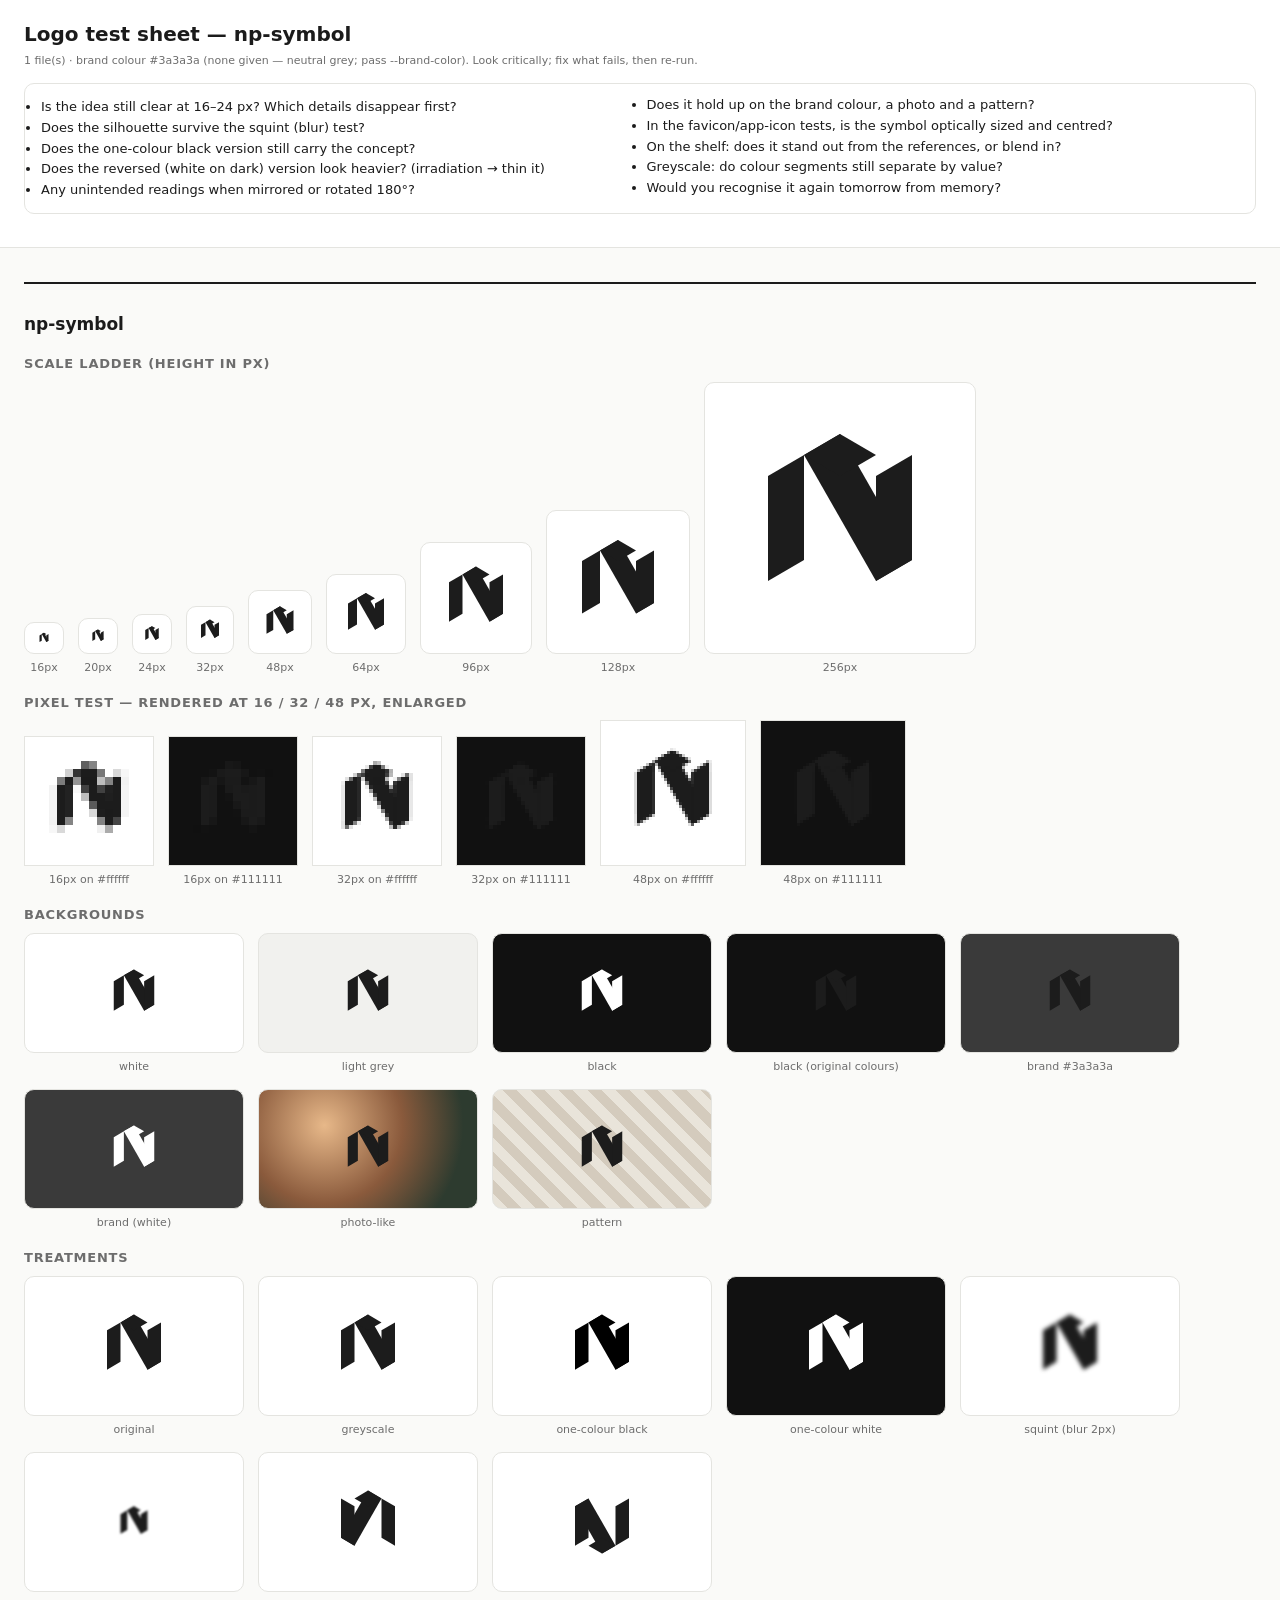
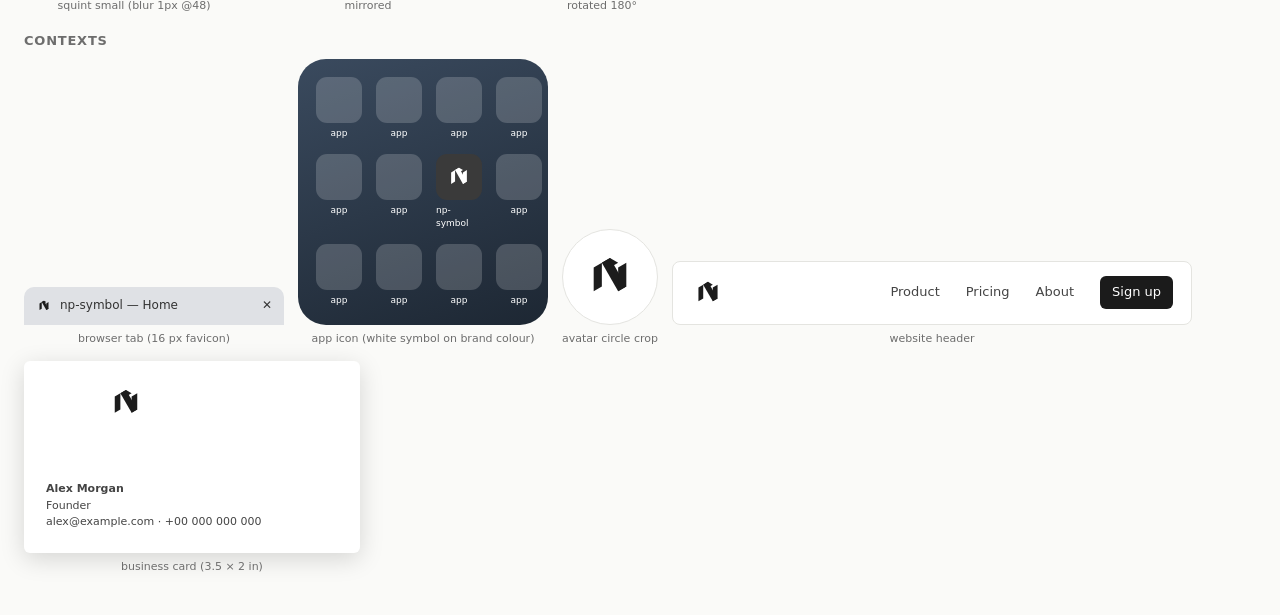
<file: assets/logo/preview-sheet.html>
<!doctype html><html lang='en'><head><meta charset='utf-8'><title>Logo test — np-symbol</title><meta name='viewport' content='width=device-width,initial-scale=1'><style>
:root{--ink:#1b1b1b;--muted:#6d6d6d;--line:#e4e4e0;--paper:#fafaf8}
*{box-sizing:border-box}body{margin:0;font:14px/1.45 system-ui,-apple-system,Segoe UI,sans-serif;color:var(--ink);background:var(--paper)}
header{padding:20px 24px;border-bottom:1px solid var(--line);background:#fff}h1{margin:0 0 4px;font-size:20px}
h2{font-size:17px;margin:28px 0 10px}h3{font-size:13px;text-transform:uppercase;letter-spacing:.06em;color:var(--muted);margin:18px 0 8px}
.wrap{padding:0 24px 40px;max-width:1400px}.row{display:flex;flex-wrap:wrap;gap:14px;align-items:flex-end}.row>.cell{flex:0 0 auto;max-width:100%}
.cell{display:flex;flex-direction:column;align-items:center;gap:6px}.cap{font-size:11px;color:var(--muted);text-align:center}
.tile{display:flex;align-items:center;justify-content:center;border-radius:10px;border:1px solid var(--line);overflow:hidden}
.checklist{background:#fff;border:1px solid var(--line);border-radius:10px;padding:12px 16px;margin-top:14px;columns:2;font-size:13px}
.checklist li{margin:2px 0}
.concept{border-top:2px solid var(--ink);margin-top:34px}
.pix canvas{image-rendering:pixelated;image-rendering:crisp-edges;border:1px solid var(--line);background:#fff}
.tab{width:260px;height:38px;background:#dfe1e5;border-radius:10px 10px 0 0;display:flex;align-items:center;gap:8px;padding:0 12px;font-size:12px;color:#333}
.tab img{width:16px;height:16px;object-fit:contain}
.phone{width:250px;padding:18px;border-radius:28px;background:linear-gradient(160deg,#3a4a5e,#1d2733);display:grid;grid-template-columns:repeat(4,1fr);gap:14px}
.app{display:flex;flex-direction:column;align-items:center;gap:4px;font-size:9px;color:#fff}
.app .ico{width:46px;height:46px;border-radius:11px;background:rgba(255,255,255,.18)}
.nav{width:520px;max-width:100%;height:64px;background:#fff;border:1px solid var(--line);border-radius:8px;display:flex;align-items:center;padding:0 18px;gap:26px;font-size:13px;color:#444}
.nav .sp{flex:1}.nav .btn{background:#1b1b1b;color:#fff;padding:7px 12px;border-radius:6px}
.card{width:336px;height:192px;border-radius:6px;box-shadow:0 6px 24px rgba(0,0,0,.15);background:#fff;padding:22px;display:flex;flex-direction:column;justify-content:space-between}
.card .t{font-size:11px;color:#444;line-height:1.5}
.avatar{width:96px;height:96px;border-radius:50%;overflow:hidden;display:flex;align-items:center;justify-content:center;border:1px solid var(--line)}
.shelf{display:grid;grid-template-columns:repeat(auto-fill,minmax(150px,1fr));gap:10px}
.shelf .cell{align-items:stretch}.shelf .tile{height:110px;width:100%;background:#fff}.shelf .me{outline:3px solid #e8505b;outline-offset:2px}
.grey img{filter:grayscale(1)}
img.mono-black{filter:brightness(0)}img.mono-white{filter:brightness(0) invert(1)}
</style></head><body><header><h1>Logo test sheet — np-symbol</h1><div class='cap' style='text-align:left'>1 file(s) · brand colour #3a3a3a (none given — neutral grey; pass --brand-color). Look critically; fix what fails, then re-run.</div><ul class="checklist">
<li>Is the idea still clear at 16–24 px? Which details disappear first?</li>
<li>Does the silhouette survive the squint (blur) test?</li>
<li>Does the one-colour black version still carry the concept?</li>
<li>Does the reversed (white on dark) version look heavier? (irradiation → thin it)</li>
<li>Any unintended readings when mirrored or rotated 180°?</li>
<li>Does it hold up on the brand colour, a photo and a pattern?</li>
<li>In the favicon/app-icon tests, is the symbol optically sized and centred?</li>
<li>On the shelf: does it stand out from the references, or blend in?</li>
<li>Greyscale: do colour segments still separate by value?</li>
<li>Would you recognise it again tomorrow from memory?</li></ul></header><div class='wrap'><section class="concept"><h2>np-symbol</h2>
<h3>Scale ladder (height in px)</h3><div class='row'>
<div class='cell'><div class="tile" style="width:40px;height:32px;background:#fff;"><img src="[data-uri]" class="" style="height:16px;" alt=""></div><div class='cap'>16px</div></div>
<div class='cell'><div class="tile" style="width:40px;height:36px;background:#fff;"><img src="[data-uri]" class="" style="height:20px;" alt=""></div><div class='cap'>20px</div></div>
<div class='cell'><div class="tile" style="width:40px;height:40px;background:#fff;"><img src="[data-uri]" class="" style="height:24px;" alt=""></div><div class='cap'>24px</div></div>
<div class='cell'><div class="tile" style="width:48px;height:48px;background:#fff;"><img src="[data-uri]" class="" style="height:32px;" alt=""></div><div class='cap'>32px</div></div>
<div class='cell'><div class="tile" style="width:64px;height:64px;background:#fff;"><img src="[data-uri]" class="" style="height:48px;" alt=""></div><div class='cap'>48px</div></div>
<div class='cell'><div class="tile" style="width:80px;height:80px;background:#fff;"><img src="[data-uri]" class="" style="height:64px;" alt=""></div><div class='cap'>64px</div></div>
<div class='cell'><div class="tile" style="width:112px;height:112px;background:#fff;"><img src="[data-uri]" class="" style="height:96px;" alt=""></div><div class='cap'>96px</div></div>
<div class='cell'><div class="tile" style="width:144px;height:144px;background:#fff;"><img src="[data-uri]" class="" style="height:128px;" alt=""></div><div class='cap'>128px</div></div>
<div class='cell'><div class="tile" style="width:272px;height:272px;background:#fff;"><img src="[data-uri]" class="" style="height:256px;" alt=""></div><div class='cap'>256px</div></div>
</div>
<h3>Pixel test — rendered at 16 / 32 / 48 px, enlarged</h3><div class='row pix'>
<div class='cell'><canvas data-src='[data-uri]' data-n='16' data-k='8' data-bg='#ffffff'></canvas><div class='cap'>16px on #ffffff</div></div>
<div class='cell'><canvas data-src='[data-uri]' data-n='16' data-k='8' data-bg='#111111'></canvas><div class='cap'>16px on #111111</div></div>
<div class='cell'><canvas data-src='[data-uri]' data-n='32' data-k='4' data-bg='#ffffff'></canvas><div class='cap'>32px on #ffffff</div></div>
<div class='cell'><canvas data-src='[data-uri]' data-n='32' data-k='4' data-bg='#111111'></canvas><div class='cap'>32px on #111111</div></div>
<div class='cell'><canvas data-src='[data-uri]' data-n='48' data-k='3' data-bg='#ffffff'></canvas><div class='cap'>48px on #ffffff</div></div>
<div class='cell'><canvas data-src='[data-uri]' data-n='48' data-k='3' data-bg='#111111'></canvas><div class='cap'>48px on #111111</div></div>
</div>
<h3>Backgrounds</h3><div class='row'>
<div class='cell'><div class="tile" style="width:220px;height:120px;background:#ffffff;"><img src="[data-uri]" class="" style="height:72px;max-width:200px;" alt=""></div><div class='cap'>white</div></div>
<div class='cell'><div class="tile" style="width:220px;height:120px;background:#f1f1ee;"><img src="[data-uri]" class="" style="height:72px;max-width:200px;" alt=""></div><div class='cap'>light grey</div></div>
<div class='cell'><div class="tile" style="width:220px;height:120px;background:#111111;"><img src="[data-uri]" class="mono-white" style="height:72px;max-width:200px;" alt=""></div><div class='cap'>black</div></div>
<div class='cell'><div class="tile" style="width:220px;height:120px;background:#111111;"><img src="[data-uri]" class="" style="height:72px;max-width:200px;" alt=""></div><div class='cap'>black (original colours)</div></div>
<div class='cell'><div class="tile" style="width:220px;height:120px;background:#3a3a3a;"><img src="[data-uri]" class="" style="height:72px;max-width:200px;" alt=""></div><div class='cap'>brand #3a3a3a</div></div>
<div class='cell'><div class="tile" style="width:220px;height:120px;background:#3a3a3a;"><img src="[data-uri]" class="mono-white" style="height:72px;max-width:200px;" alt=""></div><div class='cap'>brand (white)</div></div>
<div class='cell'><div class="tile" style="width:220px;height:120px;background:radial-gradient(circle at 30% 30%,#e7b889,#8a5a3c 45%,#2d3b2f 80%);"><img src="[data-uri]" class="" style="height:72px;max-width:200px;" alt=""></div><div class='cap'>photo-like</div></div>
<div class='cell'><div class="tile" style="width:220px;height:120px;background:repeating-linear-gradient(45deg,#e9e4da 0 10px,#d4cbbd 10px 20px);"><img src="[data-uri]" class="" style="height:72px;max-width:200px;" alt=""></div><div class='cap'>pattern</div></div>
</div>
<h3>Treatments</h3><div class='row'>
<div class='cell'><div class="tile" style="width:220px;height:140px;background:#fff;"><img src="[data-uri]" class="" style="height:96px;max-width:200px;" alt=""></div><div class='cap'>original</div></div>
<div class='cell'><div class="tile" style="width:220px;height:140px;background:#fff;"><img src="[data-uri]" class="" style="height:96px;max-width:200px;filter:grayscale(1)" alt=""></div><div class='cap'>greyscale</div></div>
<div class='cell'><div class="tile" style="width:220px;height:140px;background:#fff;"><img src="[data-uri]" class="mono-black" style="height:96px;max-width:200px;" alt=""></div><div class='cap'>one-colour black</div></div>
<div class='cell'><div class="tile" style="width:220px;height:140px;background:#111;"><img src="[data-uri]" class="mono-white" style="height:96px;max-width:200px;" alt=""></div><div class='cap'>one-colour white</div></div>
<div class='cell'><div class="tile" style="width:220px;height:140px;background:#fff;"><img src="[data-uri]" class="" style="height:96px;max-width:200px;filter:blur(2px)" alt=""></div><div class='cap'>squint (blur 2px)</div></div>
<div class='cell'><div class="tile" style="width:220px;height:140px;background:#fff;"><img src="[data-uri]" class="" style="height:48px;max-width:200px;filter:blur(1px)" alt=""></div><div class='cap'>squint small (blur 1px @48)</div></div>
<div class='cell'><div class="tile" style="width:220px;height:140px;background:#fff;"><img src="[data-uri]" class="" style="height:96px;max-width:200px;transform:scaleX(-1)" alt=""></div><div class='cap'>mirrored</div></div>
<div class='cell'><div class="tile" style="width:220px;height:140px;background:#fff;"><img src="[data-uri]" class="" style="height:96px;max-width:200px;transform:rotate(180deg)" alt=""></div><div class='cap'>rotated 180°</div></div>
</div>
<h3>Contexts</h3><div class='row'>
<div class='cell'><div class='tab'><img src="[data-uri]" class="" style="" alt=""><span>np-symbol — Home</span><span style='margin-left:auto'>✕</span></div><div class='cap'>browser tab (16 px favicon)</div></div>
<div class='cell'><div class='phone'><div class='app'><div class='ico'></div>app</div><div class='app'><div class='ico'></div>app</div><div class='app'><div class='ico'></div>app</div><div class='app'><div class='ico'></div>app</div><div class='app'><div class='ico'></div>app</div><div class='app'><div class='ico'></div>app</div><div class='app'><div class='ico' style='background:#3a3a3a;display:flex;align-items:center;justify-content:center'><img src="[data-uri]" class="mono-white" style="height:28px;max-width:30px;" alt=""></div>np-symbol</div><div class='app'><div class='ico'></div>app</div><div class='app'><div class='ico'></div>app</div><div class='app'><div class='ico'></div>app</div><div class='app'><div class='ico'></div>app</div><div class='app'><div class='ico'></div>app</div></div><div class='cap'>app icon (white symbol on brand colour)</div></div>
<div class='cell'><div class='avatar' style='background:#fff'><img src="[data-uri]" class="" style="height:58px;max-width:70px;" alt=""></div><div class='cap'>avatar circle crop</div></div>
<div class='cell'><div class='nav'><img src="[data-uri]" class="" style="height:34px;max-width:180px;" alt=""><span class='sp'></span><span>Product</span><span>Pricing</span><span>About</span><span class='btn'>Sign up</span></div><div class='cap'>website header</div></div>
<div class='cell'><div class='card'><img src="[data-uri]" class="" style="height:40px;max-width:160px;" alt=""><div class='t'><b>Alex Morgan</b><br>Founder<br>alex@example.com · +00 000 000 000</div></div><div class='cap'>business card (3.5 × 2 in)</div></div>
</div></section></div><script>
document.querySelectorAll('canvas[data-src]').forEach(c=>{
  const img=new Image(); const n=+c.dataset.n, k=+c.dataset.k; c.width=n*k; c.height=n*k;
  img.onload=()=>{const t=document.createElement('canvas'); t.width=n; t.height=n; const x=t.getContext('2d');
    x.fillStyle=c.dataset.bg; x.fillRect(0,0,n,n);
    const r=Math.min(n/img.width,n/img.height)*0.9, w=img.width*r, h=img.height*r; x.drawImage(img,(n-w)/2,(n-h)/2,w,h);
    const g=c.getContext('2d'); g.imageSmoothingEnabled=false; g.drawImage(t,0,0,n*k,n*k);};
  img.src=c.dataset.src;});
</script></body></html>
</file>
